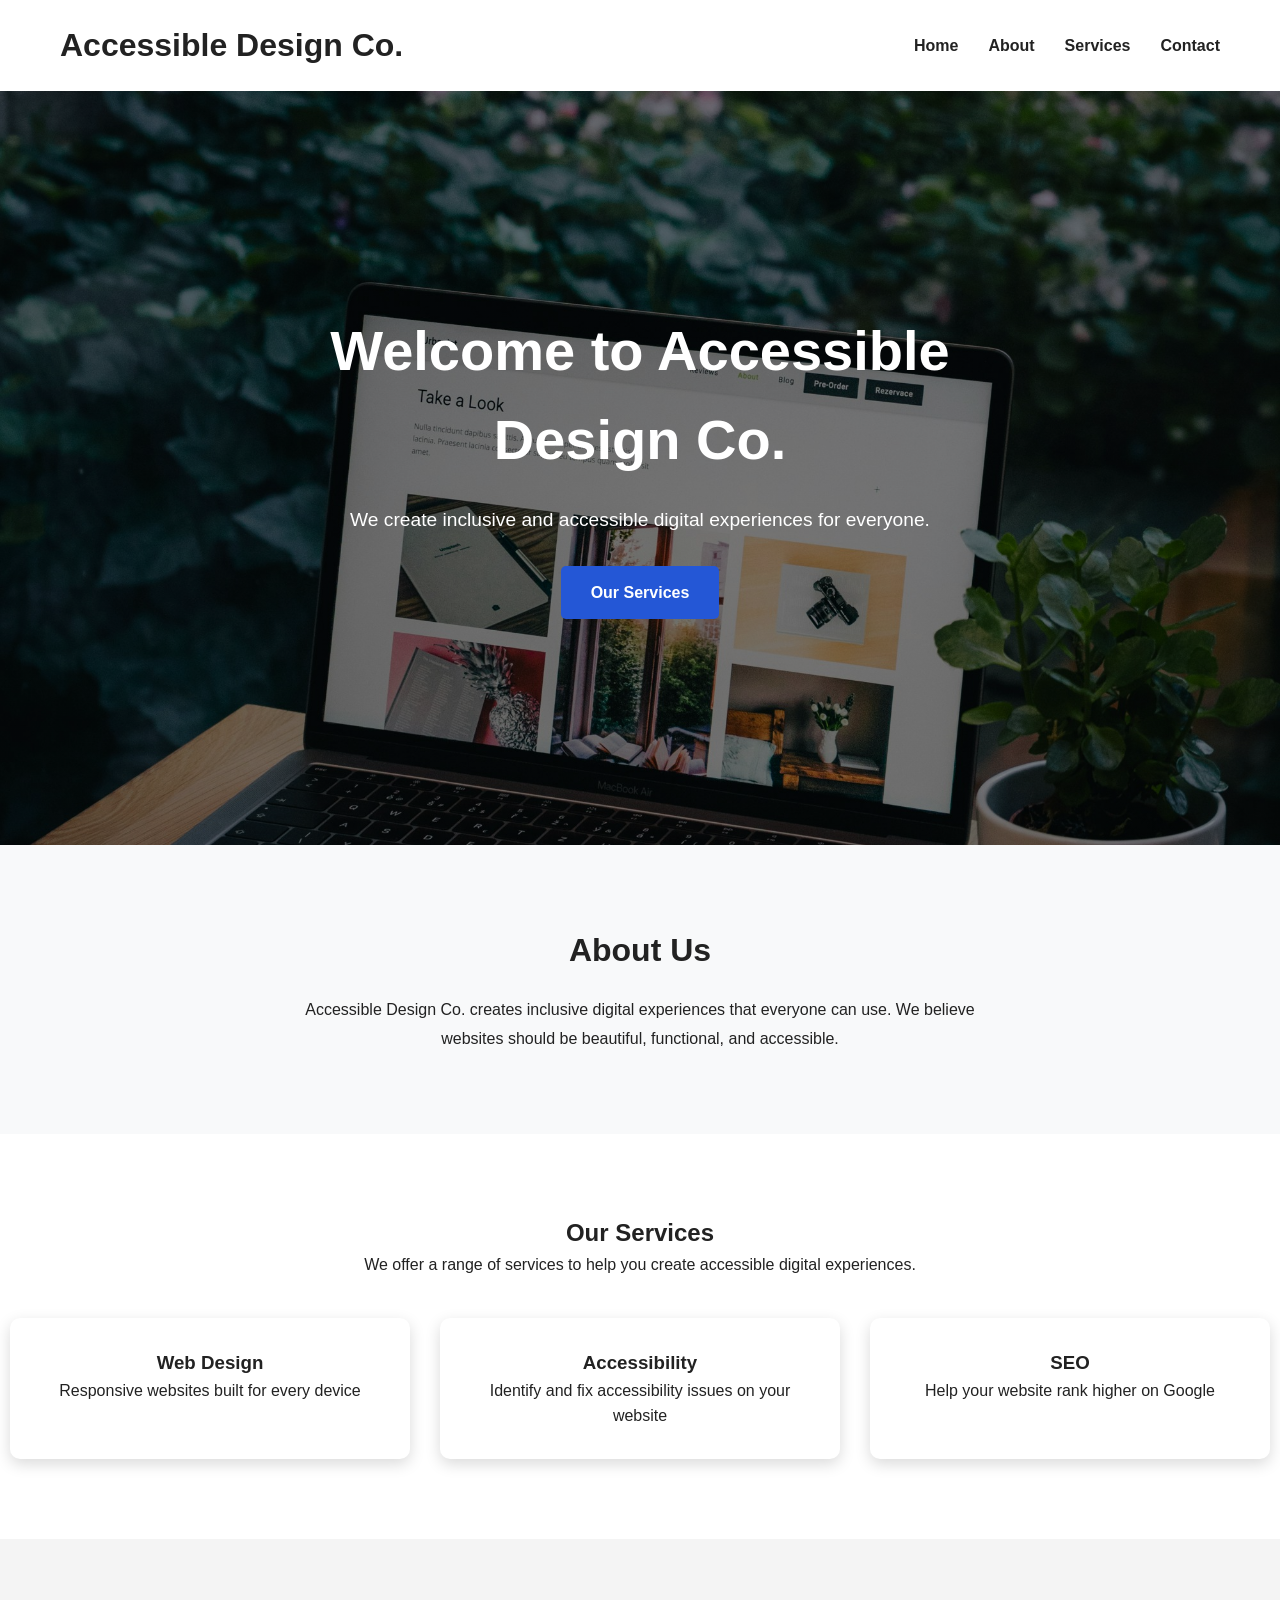
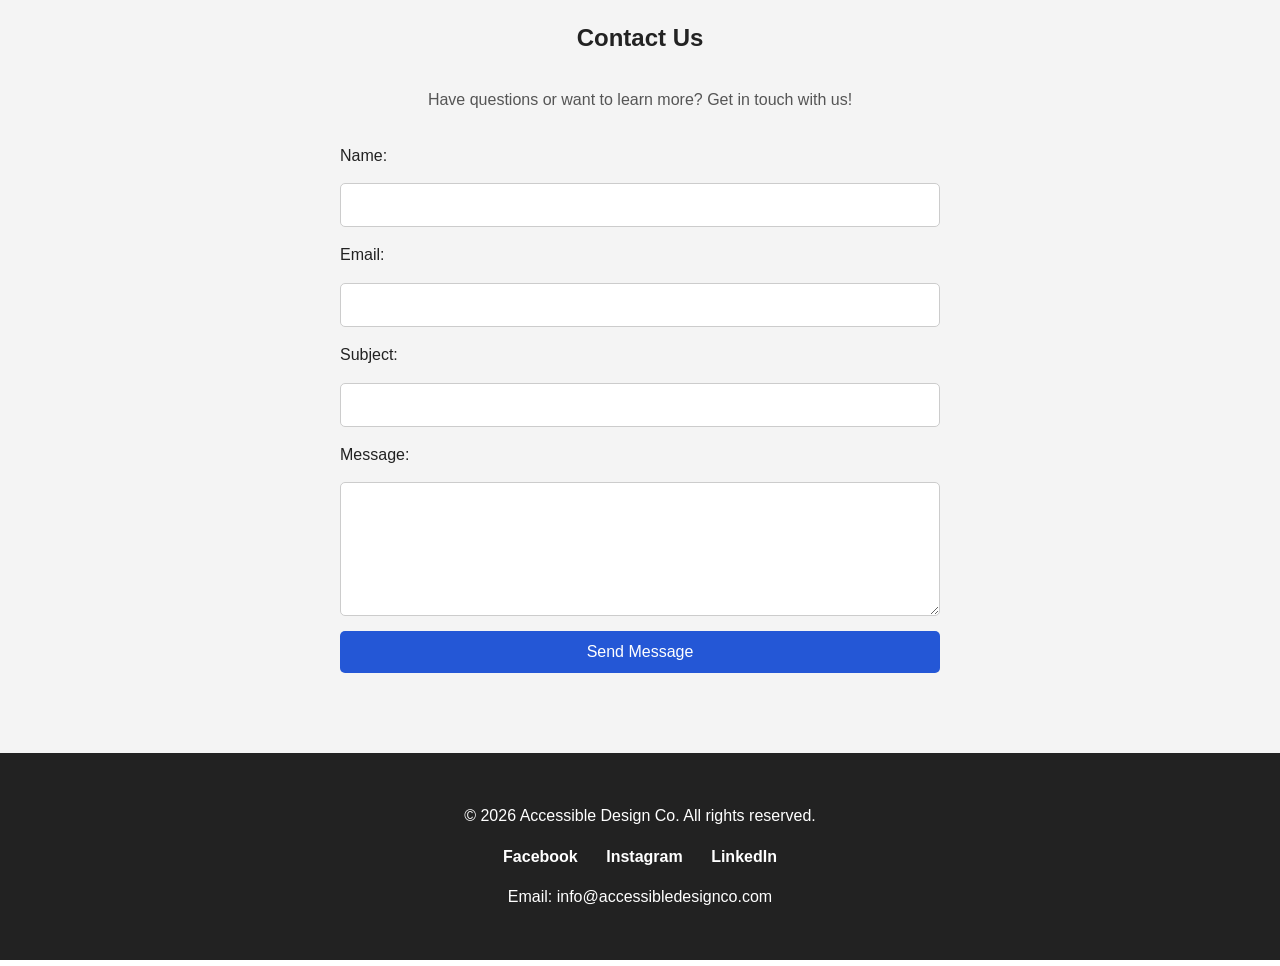
<file: OneDrive/Desktop/accessible-design-co/index.html>
<!DOCTYPE html>
<html lang="en">
<head>
    <meta charset="UTF-8">
    <meta name="viewport" content="width=device-width, initial-scale=1.0">
    <title>Accessible Design Co.</title>

<link rel="stylesheet" href="style.css">
</head>



<body>
    
    <header>
        <h1>Accessible Design Co.</h1>
        <nav>
            <ul>
                <li><a href="#home">Home</a></li>
                <li><a href="#about">About</a></li>
                <li><a href="#services">Services</a></li>
                <li><a href="#contact">Contact</a></li>
            </ul>
        </nav>
    </header>

<main>

    <section id="home" class="hero">

<div class="hero-content">
        <h2>Welcome to Accessible Design Co.</h2>
        <p>We create inclusive and accessible digital experiences for everyone.</p>
        <a href="#services" class="btn">Our Services</a>
</div>

    </section>

    <section id="about" class="about">
<h2>About Us</h2>
<p>
    Accessible Design Co. creates inclusive digital experiences that everyone can use.
    We believe websites should be beautiful, functional, and accessible.
</p>    
</section>

    <section id="services" class="services">
<h2>Our Services</h2>
<p>We offer a range of services to help you create accessible digital experiences.</p>
<div class="service-grid">
    <article class="card">
        <h3>Web Design</h3>
        <p>Responsive websites built for every  device</p>
    </article>
<article class="card">
        <h3>Accessibility</h3>
        <p>Identify and fix accessibility issues on your website</p>
    </article>
<article class="card">
        <h3>SEO</h3>
        <p>Help your website rank higher on Google</p>
    </article>

</div>
    </section>

    <section id="contact" class="contact">
<h2>Contact Us</h2>
        <p class="contact-text">Have questions or want to learn more? Get in touch with us!</p>

<form>
<label for="name">Name:</label>
<input type="text" id="name" name="name" required>

<label for="email">Email:</label>
<input type="email" id="email" name="email" required>

<label for="subject">Subject:</label>
<input type="text" id="subject" name="subject" required>

<label for="message">Message:</label>
<textarea id="message" name="message" rows="6" required></textarea>

<button type="submit">Send Message</button>

</form>

    </section>


</main>


<footer class="footer">
    <p>&copy; 2026 Accessible Design Co. All rights reserved.</p>
    <div class="social-links">
        <a href="#" aria-label="Facebook">Facebook</a>
        <a href="#" aria-label="Instagram">Instagram</a>
        <a href="#" aria-label="LinkedIn">LinkedIn</a>
    </div>
    <p>Email: info@accessibledesignco.com</p>
</footer>

</body>




</html>
</file>
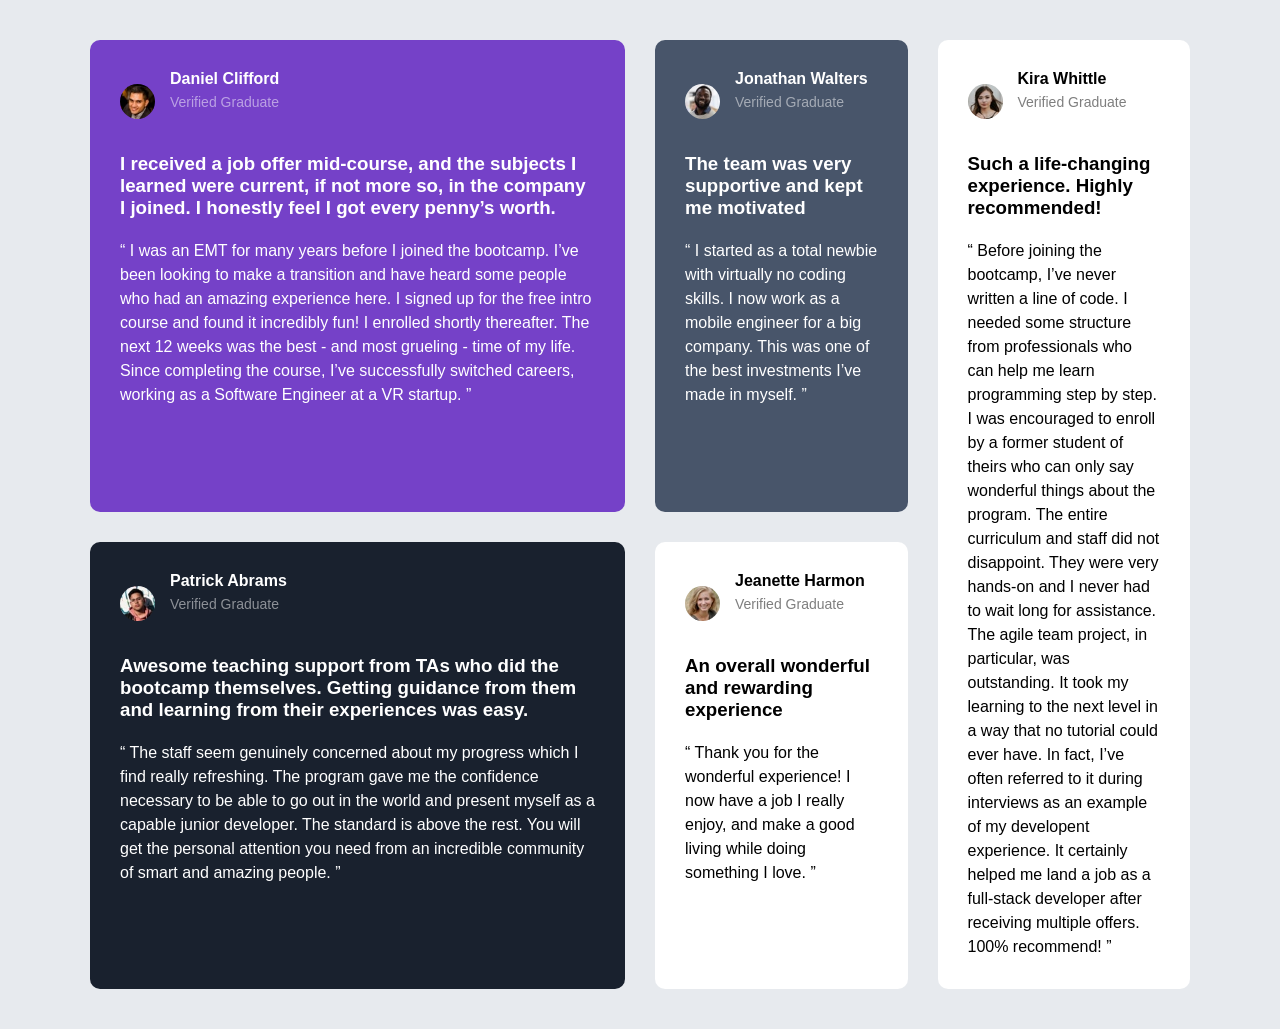
<file: OneDrive/Desktop/2026-rtt-27/testimonials-grid-section-main/index.html>
<!DOCTYPE html>
<html lang="en">
<head>
  <meta charset="UTF-8">
  <meta name="viewport" content="width=device-width, initial-scale=1.0"> <!-- displays site properly based on user's device -->

  <link rel="icon" type="image/png" sizes="32x32" href="./images/favicon-32x32.png">
  
  <title>Frontend Mentor | Testimonials Grid Section </title>

  <!-- Feel free to remove these styles or customise in your own stylesheet 👍 -->
  
<link rel="stylesheet" href="style.css">
</head>
<body>
  <main class="testimonial-grid">
  <article class="card card-1">
  
   <div class="profile">
    <img src="./images/image-daniel.jpg" alt="Daniel Clifford" class="card-img">

    <div>
   <h2>Daniel Clifford</h2>
    <p class="graduate">Verified Graduate</p>
</div>
   </div>

 <h3> I received a job offer mid-course, and the subjects I learned were current, if not more so, 
  in the company I joined. I honestly feel I got every penny’s worth.</h3>

 <p> “ I was an EMT for many years before I joined the bootcamp. I’ve been looking to make a 
  transition and have heard some people who had an amazing experience here. I signed up 
  for the free intro course and found it incredibly fun! I enrolled shortly thereafter. 
  The next 12 weeks was the best - and most grueling - time of my life. Since completing 
  the course, I’ve successfully switched careers, working as a Software Engineer at a VR startup. ”
 </p>
  
</article>
  <article class="card card-2">
   
    <div class="profile">
    <img src="./images/image-jonathan.jpg" alt="Jonathan Walters" class="card-img">
  
  <div>
    <h2>Jonathan Walters</h2>
    <p class="graduate">Verified Graduate</p>
  </div>
    </div>
   
    <h3> The team was very supportive and kept me motivated </h3>

    <p> “ I started as a total newbie with virtually no coding skills. I now work as a mobile engineer 
      for a big company. This was one of the best investments I’ve made in myself. ”
    </p>
  </article>
  <article class="card card-3">
    <div class="profile">
      <img src="./images/image-jeanette.jpg" alt="Jeanette Harmon" class="card-img">
      <div>
        <h2>Jeanette Harmon</h2>
        <p class="graduate">Verified Graduate</p>
      </div>
    </div>
  
    <h3> An overall wonderful and rewarding experience </h3>

    <p> “ Thank you for the wonderful experience! I now have a job I really enjoy, and make a good living 
      while doing something I love. ”
</p>

  </article>
  <article class="card card-4">
  
    <div class="profile">
      <img src="./images/image-patrick.jpg" alt="Patrick Abrams" class="card-img">
    
      <div>
        <h2>Patrick Abrams</h2>
        <p class="graduate">Verified Graduate</p>
      </div>
    </div>
 
    <h3> Awesome teaching support from TAs who did the bootcamp themselves. Getting guidance from them and 
  learning from their experiences was easy.
</h3>

    <p> “ The staff seem genuinely concerned about my progress which I find really refreshing. The program 
  gave me the confidence necessary to be able to go out in the world and present myself as a capable 
  junior developer. The standard is above the rest. You will get the personal attention you need from 
  an incredible community of smart and amazing people. ”
    </p>

  </article>
  <article class="card card-5">
   
    <div class="profile">
      <img src="./images/image-kira.jpg" alt="Kira Whittle" class="card-img">
   
      <div>
        <h2> Kira Whittle</h2>
        <p class="graduate">Verified Graduate</p>
      </div>
    </div>

    <h3> Such a life-changing experience. Highly recommended! </h3>
    <p> “ Before joining the bootcamp, I’ve never written a line of code. I needed some structure from 
  professionals who can help me learn programming step by step. I was encouraged to enroll by a former 
  student of theirs who can only say wonderful things about the program. The entire curriculum and staff 
  did not disappoint. They were very hands-on and I never had to wait long for assistance. The agile team 
  project, in particular, was outstanding. It took my learning to the next level in a way that no tutorial 
  could ever have. In fact, I’ve often referred to it during interviews as an example of my developent 
  experience. It certainly helped me land a job as a full-stack developer after receiving multiple offers. 
  100% recommend! ” </p>

</article>
  
  <footer class="attribution">
    Challenge by <a href="https://www.frontendmentor.io?ref=challenge">Frontend Mentor</a>. 
    Coded by <a href="#">Hakim.</a>.
  </footer>

</main>
</body>
</html>
</file>
<file: OneDrive/Desktop/accessible-design-co/style.css>
* {
    margin: 0;
    padding: 0;
    box-sizing: border-box;
}
html { 
    scroll-behavior: smooth;
}

body {
    font-family: Arial, Helvetica, sans-serif;
    line-height: 1.6;
    color: #222;

}

header {
position: fixed;
top: 0;
left: 0;
width: 100%;
z-index: 1000;
    display: flex;
justify-content: space-between;
    padding: 20px 60px;
align-items: center;
    background-color: #ffffff ;
}

nav ul {
    list-style: none;
    display: flex;
    gap: 30px;
}

nav a {
    text-decoration: none;
    color: #222;
    font-weight: bold;
}

nav a:hover, nav a:focus

{
    color: #2457d6;
    text-decoration: underline;

}

.hero {
    display: flex;
    align-items: center;
    justify-content: center;
text-align: center;
    padding: 40px;
    color: white;
    min-height: 85vh;
    margin-top: 80px;
    background-image: linear-gradient(rgba(0, 0, 0, 0.45), rgba(0, 0, 0, 0.45)), url('./images/hero.jpg');
background-size: cover;
background-position: center;
background-repeat: no-repeat;

}

.hero-content {
    max-width: 750px;
}

.hero h2 {
    font-size: 3.5rem;
    margin-bottom: 20px;
}

.hero p {
    font-size: 1.2rem;
    margin-bottom: 30px;
}

.btn {
    display: inline-block;
    padding: 14px 30px;
    background-color: #2457d6;
    color: white;
    text-decoration: none;
    border-radius: 5px;
font-weight: bold;
    transition: background-color 0.3s ease;
}

.btn:hover, .btn:focus {
    background-color: #f2c94c;
    color: #111;
    outline: 3px solid white
    outline-offset: 4px;
}

.services {
    padding: 80px 10px;
    text-align: center;
}

.service-grid {
    display: grid;
    grid-template-columns: repeat(3, 1fr);
    gap: 30px;
    margin-top: 40px;
}
.card {
    background: white;
    padding: 30px;
    border-radius: 10px;
    box-shadow: 0 5px 15px rgba(0, 0, 0, 0.15); transition: transform 0.3s ease, box-shadow 0.3s ease;
}
.card:hover {
    transform: translateY(-8px);
    box-shadow: 0 15px 30px rgba(0, 0, 0, 0.2);
}

    .about {
    padding: 80px 10px;
    text-align: center;
    background-color: #f8f9fa;
    }

    .about h2 {
    font-size: 2rem;
    margin-bottom: 20px;
    }

    .about p {
max-width: 700px;
    line-height: 1.8;
    margin: 0 auto;
    }

    .contact {
    padding: 80px 10px;
    background-color: #f4f4f4;
}
.contact h2 {
    text-align: center;
    margin-bottom: 30px;
}

.contact form {
    max-width: 600px;
    margin: 0 auto;
    display: flex;
    flex-direction: column;
    gap: 15px;
}

.contact input, .contact textarea {
    padding: 12px;
    border: 1px solid #ccc;
    border-radius: 5px;
    font-size: 1rem;
}

.contact button {
    padding: 12px;
    background-color: #2457d6;
    color: white;
    border: none;
    border-radius: 5px;
    font-size: 1rem;
    cursor: pointer;
    transition: background-color 0.3s ease;
}
.contact button:hover, .contact button:focus {
    background-color: #f2c94c;
    color: #111;
    outline: 3px solid white
    outline-offset: 2px;
}

.footer {
    background-color: #222;
    color: white;
    text-align: center;
    padding: 40px 20px;
}

.footer p {
    margin: 10px 0;
}

.social-links {
    margin: 15px 0;
}

.social-links a {
    text-decoration: none;
    color: white;
    margin: 0 12px;
    font-weight: bold;
}

.social-links a:hover, .social-links a:focus {
    color: #f2c94c;
    text-decoration: underline;
}

.contact-text {
    display: block;
    width: 100%;
    text-align: center;
    margin: 0 auto 30px; 
    color: #555;
    max-width: 700px;
</file>
<file: OneDrive/Desktop/2026-rtt-27/testimonials-grid-section-main/style.css>
* {margin: 0; padding: 0; box-sizing: border-box;}
body{ background-color : hsl(214, 17%, 92%); font-family: 'Barlow Semi Condensed', sans-serif; padding : 40px;display: flex; justify-content: center; align-items: center; min-height: 100vh;}

.testimonial-grid { display: grid; grid-template-columns: repeat(4, 1fr); gap: 30px; max-width: 1100px;  grid-template-areas:  "daniel daniel jonathan kira" " patrick patrick jeanette kira"; }
.card { padding: 30px; border-radius: 10px; }
.card-1 { background-color: hsl(263, 55%, 52%); color: white; grid-area: daniel; }
.card-2 { background-color: hsl(217, 19%, 35%); color: white; grid-area: jonathan; }
.card-3{ background-color: white; grid-area: jeanette; }
.card-4{ background-color: hsl(219, 29%, 14%); color: white; grid-area: patrick; }
.card-5{ background-color:white; grid-area: kira; }
.graduate { opacity: 0.7; margin-bottom: 20px; }
.card h2 { font-size: 16px; } 
.card h3 { margin-bottom: 20px; }
.card p { line-height: 1.5; }
.profile { display: flex; align-items: center; gap: 15px;margin-bottom: 20px; }
.card img { width: 35px; height: 35px; border-radius: 50%; }
.graduate { opacity: 0.5; font-size: 14px; }
.card h2 { font-size: 16px; margin-bottom: 4px;}
.attribution { display:none; }
@media (max-width: 768px) {

body { padding: 20px;
   
}
      .testimonial-grid { 
        grid-template-columns: 1fr; max-width: 100%; grid-template-areas: 
        "daniel" 
        "jonathan"
         "jeanette"
          "patrick"
           "kira"; 
        } 

        .card {
            margin-bottom: 20px;
         }

      }
</file>
